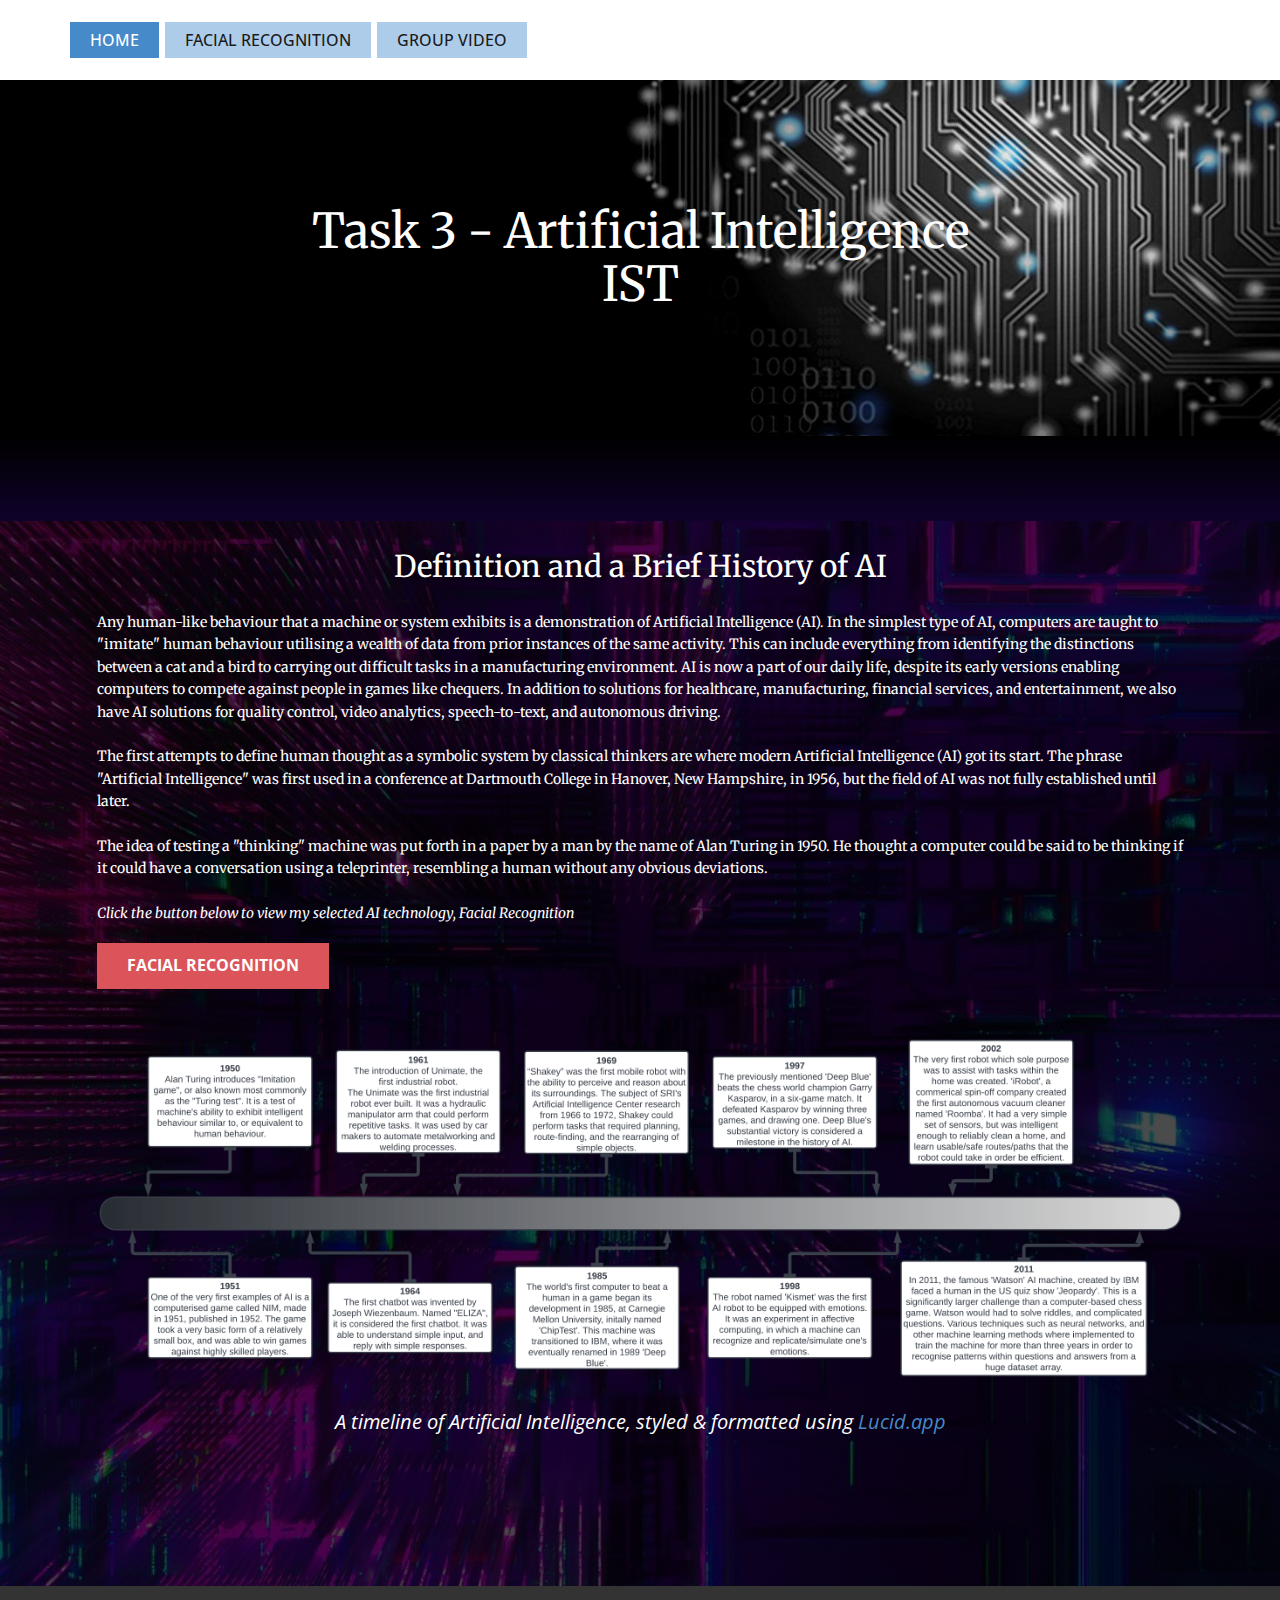
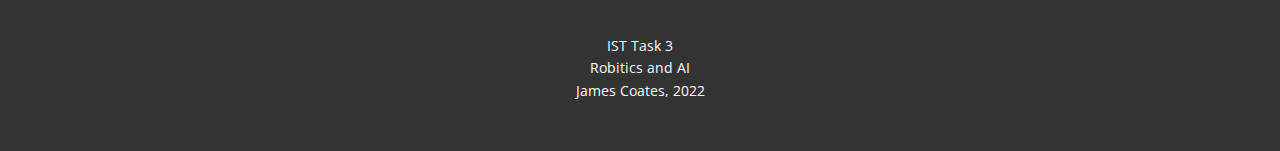
<file: index.html>
<!DOCTYPE html>
<html style="font-size: 16px;" lang="en">

<head>
  <meta name="viewport" content="width=device-width, initial-scale=1.0">
  <meta charset="utf-8">
  <meta name="keywords" content="​Task 3 - Artificial IntelligenceIST">
  <meta name="description" content="">
  <title>Home</title>
  <link rel="icon" type="image/x-icon" href="images/favicon.ico">
  <link rel="stylesheet" href="ist-task3-base.css" media="screen">
  <link rel="stylesheet" href="Home.css" media="screen">
  <script class="u-script" type="text/javascript" src="jquery.js" "="" defer=""></script>
    <script class=" u-script" type="text/javascript" src="ist-task3-base.js" "="" defer=""></script>
    
    <link id=" u-theme-google-font" rel="stylesheet"
    href="https://fonts.googleapis.com/css?family=Roboto:100,100i,300,300i,400,400i,500,500i,700,700i,900,900i|Open+Sans:300,300i,400,400i,500,500i,600,600i,700,700i,800,800i">
    <link id="u-page-google-font" rel="stylesheet" href="https://fonts.googleapis.com/css?family=Merriweather:300,300i,400,400i,700,700i,900,900i">
    
    
    
    
    <script type="application/ld+json">{
		"@context": "http://schema.org",
		"@type": "Organization",
		"name": "IST Task 3"
}</script>
  <meta name="theme-color" content="#478ac9">
  <meta property="og:title" content="Home">
  <meta property="og:type" content="website">
</head>

<body data-home-page="Home.html" data-home-page-title="Home" class="u-body u-xl-mode" data-lang="en">
  <header class="u-clearfix u-header u-header" id="sec-dddc">
    <div class="u-clearfix u-sheet u-valign-middle u-sheet-1">
      <nav class="u-menu u-menu-one-level u-offcanvas u-menu-1">
        <div class="menu-collapse"
          style="font-size: 1rem; letter-spacing: 0px; text-transform: uppercase; font-weight: 500;">
          <a class="u-button-style u-custom-active-color u-custom-border u-custom-border-color u-custom-color u-custom-hover-color u-custom-left-right-menu-spacing u-custom-padding-bottom u-custom-text-active-color u-custom-text-color u-custom-text-hover-color u-custom-top-bottom-menu-spacing u-nav-link u-text-active-palette-1-base u-text-hover-palette-2-base"
            href="#">
            <svg class="u-svg-link" viewBox="0 0 24 24">
              <use xmlns:xlink="http://www.w3.org/1999/xlink" xlink:href="#menu-hamburger"></use>
            </svg>
            <svg class="u-svg-content" version="1.1" id="menu-hamburger" viewBox="0 0 16 16" x="0px" y="0px"
              xmlns:xlink="http://www.w3.org/1999/xlink" xmlns="http://www.w3.org/2000/svg">
              <g>
                <rect y="1" width="16" height="2"></rect>
                <rect y="7" width="16" height="2"></rect>
                <rect y="13" width="16" height="2"></rect>
              </g>
            </svg>
          </a>
        </div>
        <div class="u-custom-menu u-nav-container">
          <ul class="u-nav u-spacing-2 u-unstyled u-nav-1">
            <li class="u-nav-item"><a
                class="u-active-palette-1-base u-button-style u-hover-palette-1-light-1 u-nav-link u-palette-1-light-2 u-text-active-white u-text-grey-90 u-text-hover-white"
                href="Home.html" style="padding: 10px 20px;">Home</a>
            </li>
            <li class="u-nav-item"><a
                class="u-active-palette-1-base u-button-style u-hover-palette-1-light-1 u-nav-link u-palette-1-light-2 u-text-active-white u-text-grey-90 u-text-hover-white"
                href="Facial-Recognition.html" style="padding: 10px 20px;">Facial Recognition</a>
            </li>
            <li class="u-nav-item"><a
                class="u-active-palette-1-base u-button-style u-hover-palette-1-light-1 u-nav-link u-palette-1-light-2 u-text-active-white u-text-grey-90 u-text-hover-white"
                href="Group-Video.html" style="padding: 10px 20px;">Group Video</a>
            </li>
          </ul>
        </div>
        <div class="u-custom-menu u-nav-container-collapse">
          <div class="u-black u-container-style u-inner-container-layout u-opacity u-opacity-95 u-sidenav">
            <div class="u-inner-container-layout u-sidenav-overflow">
              <div class="u-menu-close"></div>
              <ul class="u-align-center u-nav u-popupmenu-items u-unstyled u-nav-2">
                <li class="u-nav-item"><a class="u-button-style u-nav-link" href="Home.html">Home</a>
                </li>
                <li class="u-nav-item"><a class="u-button-style u-nav-link" href="Facial-Recognition.html">Facial
                    Recognition</a>
                </li>
                <li class="u-nav-item"><a class="u-button-style u-nav-link" href="Group-Video.html">Group Video</a>
                </li>
              </ul>
            </div>
          </div>
          <div class="u-black u-menu-overlay u-opacity u-opacity-70"></div>
        </div>
      </nav>
    </div>
  </header>
  <section class="u-clearfix u-image u-section-1" id="sec-0975" data-image-width="1920" data-image-height="1080">
    <div class="u-clearfix u-sheet u-valign-middle u-sheet-1">
      <h1 class="u-align-center u-custom-font u-font-merriweather u-text u-text-body-alt-color u-text-default u-text-1">
        Task 3 - Artificial Intelligence<br>IST
      </h1>
    </div>
  </section>
  <section class="u-clearfix u-gradient u-section-2" id="sec-3878">
    <div class="u-clearfix u-sheet u-sheet-1"></div>
  </section>
  <section class="u-clearfix u-image u-shading u-section-3" id="sec-46db" data-image-width="1080"
    data-image-height="1920">
    <div class="u-align-left u-clearfix u-sheet u-sheet-1">
      <h3 class="u-align-center u-custom-font u-font-merriweather u-text u-text-1">Definition and a Brief History of AI
      </h3>
      <p class="u-custom-font u-font-merriweather u-small-text u-text u-text-variant u-text-2"> Any human-like behaviour
        that a machine or system exhibits is a demonstration of Artificial Intelligence (AI). In the simplest type of
        AI, computers are taught to "imitate" human behaviour utilising a wealth of data from prior instances of the
        same activity. This can include everything from identifying the distinctions between a cat and a bird to
        carrying out difficult tasks in a manufacturing environment. AI is now a part of our daily life, despite its
        early versions enabling computers to compete against people in games like chequers. In addition to solutions for
        healthcare, manufacturing, financial services, and entertainment, we also have AI solutions for quality control,
        video analytics, speech-to-text, and autonomous driving.<br>
        <br>The first attempts to define human thought as a symbolic system by classical thinkers are where modern
        Artificial Intelligence (AI) got its start. The phrase "Artificial Intelligence" was first used in a conference
        at Dartmouth College in Hanover, New Hampshire, in 1956, but the field of AI was not fully established until
        later.<br><br>The idea of testing a "thinking" machine was put forth in a paper by a man by the name of Alan Turing
        in 1950. He thought a computer could be said to be thinking if it could have a conversation using a teleprinter,
        resembling a human without any obvious deviations.<br>
        <br>
        <span style="font-style: italic;"> Click the button below to view my selected AI technology, Facial
          Recognition</span>
      </p>
      <a href="Facial-Recognition.html" data-page-id="2922370"
        class="u-btn u-button-style u-palette-2-base u-btn-1">Facial Recognition</a>
      <img class="u-image u-image-contain u-image-default u-image-1"
        src="images/ist-historyofaisdevelopment_timeline.png" alt="History of AI's development - Timeline" data-image-width="1920" data-image-height="635">
      <p class="u-large-text u-text u-text-default u-text-variant u-text-3"> A timeline of Artificial Intelligence,
        styled &amp; formatted using <a href="https://lucid.app"
          class="u-active-none u-border-none u-btn u-button-link u-button-style u-hover-none u-none u-text-palette-1-base u-btn-2"
          target="_blank"><em>Lucid.app</a></em>
      </p>
    </div>
  </section>


  <footer class="u-align-center u-clearfix u-footer u-grey-80 u-footer" id="sec-9ea8">
    <div class="u-clearfix u-sheet u-sheet-1">
      <p class="u-small-text u-text u-text-variant u-text-1">IST Task 3<br>Robitics and AI<br>James Coates, 2022<br>
      </p>
    </div>
  </footer>

  </section><span
    style="height: 64px; width: 64px; margin-left: 0px; margin-right: auto; margin-top: 0px; right: 20px; bottom: 20px; padding: 10px; background-image: none;"
    class="u-back-to-top u-border-2 u-border-grey-75 u-grey-50 u-hidden-sm u-icon u-icon-circle u-opacity u-opacity-85"
    data-href="#">
    <svg class="u-svg-link" preserveAspectRatio="xMidYMin slice" viewBox="0 0 551.13 551.13">
      <use xmlns:xlink="http://www.w3.org/1999/xlink" xlink:href="#svg-1d98"></use>
    </svg>
    <svg class="u-svg-content" enable-background="new 0 0 551.13 551.13" viewBox="0 0 551.13 551.13"
      xmlns="http://www.w3.org/2000/svg" id="svg-1d98">
      <path d="m275.565 189.451 223.897 223.897h51.668l-275.565-275.565-275.565 275.565h51.668z"></path>
    </svg>
  </span>

</body>

</html>
</file>
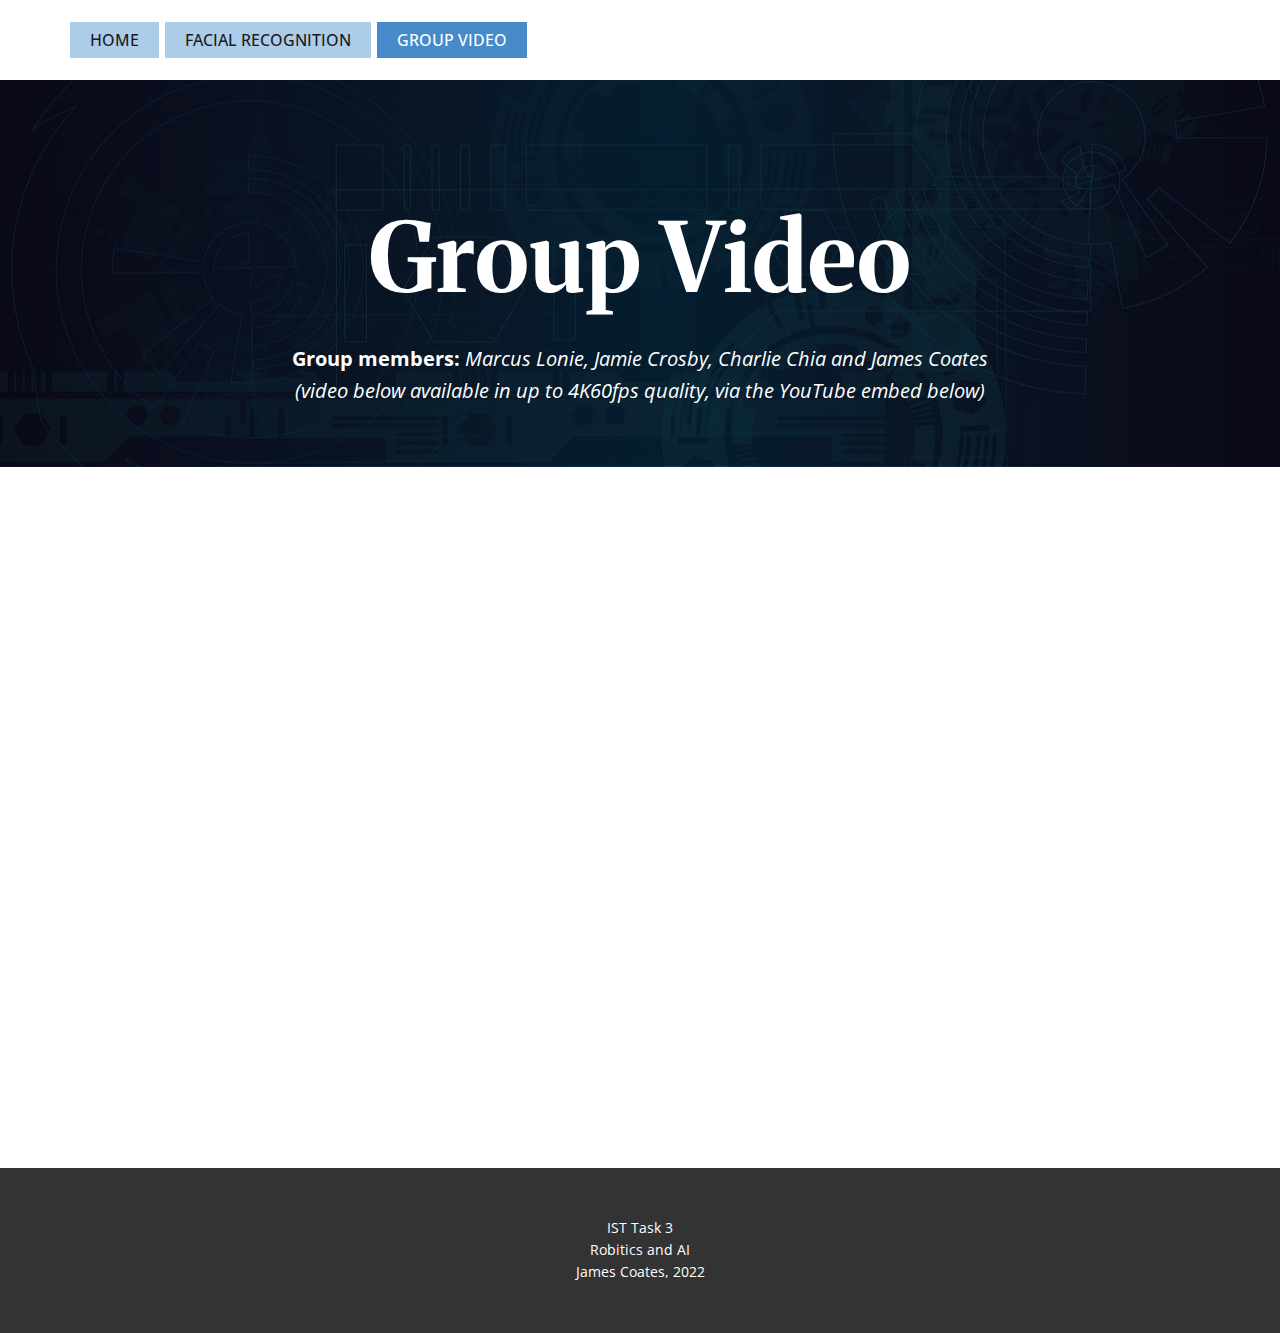
<file: Group-Video.html>
<!DOCTYPE html>
<html style="font-size: 16px;" lang="en">

<head>
  <meta name="viewport" content="width=device-width, initial-scale=1.0">
  <meta charset="utf-8">
  <meta name="keywords" content="Group Video">
  <meta name="description" content="">
  <title>Group Video</title>
  <link rel="icon" type="image/x-icon" href="images/favicon.ico">
  <link rel="stylesheet" href="ist-task3-base.css" media="screen">
  <link rel="stylesheet" href="Group-Video.css" media="screen">
  <script class="u-script" type="text/javascript" src="jquery.js" "="" defer=""></script>
    <script class=" u-script" type="text/javascript" src="ist-task3-base.js" "="" defer=""></script>
    
    <link id=" u-theme-google-font" rel="stylesheet"
    href="https://fonts.googleapis.com/css?family=Roboto:100,100i,300,300i,400,400i,500,500i,700,700i,900,900i|Open+Sans:300,300i,400,400i,500,500i,600,600i,700,700i,800,800i">
    <link id="u-page-google-font" rel="stylesheet" href="https://fonts.googleapis.com/css?family=Merriweather:300,300i,400,400i,700,700i,900,900i">
    
    
    
    <script type="application/ld+json">{
		"@context": "http://schema.org",
		"@type": "Organization",
		"name": "IST Task 3"
}</script>
  <meta name="theme-color" content="#478ac9">
  <meta property="og:title" content="Group Video">
  <meta property="og:type" content="website">
</head>

<body class="u-body u-xl-mode" data-lang="en">
  <header class="u-clearfix u-header u-header" id="sec-dddc">
    <div class="u-clearfix u-sheet u-valign-middle u-sheet-1">
      <nav class="u-menu u-menu-one-level u-offcanvas u-menu-1">
        <div class="menu-collapse"
          style="font-size: 1rem; letter-spacing: 0px; text-transform: uppercase; font-weight: 500;">
          <a class="u-button-style u-custom-active-color u-custom-border u-custom-border-color u-custom-color u-custom-hover-color u-custom-left-right-menu-spacing u-custom-padding-bottom u-custom-text-active-color u-custom-text-color u-custom-text-hover-color u-custom-top-bottom-menu-spacing u-nav-link u-text-active-palette-1-base u-text-hover-palette-2-base"
            href="#">
            <svg class="u-svg-link" viewBox="0 0 24 24">
              <use xmlns:xlink="http://www.w3.org/1999/xlink" xlink:href="#menu-hamburger"></use>
            </svg>
            <svg class="u-svg-content" version="1.1" id="menu-hamburger" viewBox="0 0 16 16" x="0px" y="0px"
              xmlns:xlink="http://www.w3.org/1999/xlink" xmlns="http://www.w3.org/2000/svg">
              <g>
                <rect y="1" width="16" height="2"></rect>
                <rect y="7" width="16" height="2"></rect>
                <rect y="13" width="16" height="2"></rect>
              </g>
            </svg>
          </a>
        </div>
        <div class="u-custom-menu u-nav-container">
          <ul class="u-nav u-spacing-2 u-unstyled u-nav-1">
            <li class="u-nav-item"><a
                class="u-active-palette-1-base u-button-style u-hover-palette-1-light-1 u-nav-link u-palette-1-light-2 u-text-active-white u-text-grey-90 u-text-hover-white"
                href="Home.html" style="padding: 10px 20px;">Home</a>
            </li>
            <li class="u-nav-item"><a
                class="u-active-palette-1-base u-button-style u-hover-palette-1-light-1 u-nav-link u-palette-1-light-2 u-text-active-white u-text-grey-90 u-text-hover-white"
                href="Facial-Recognition.html" style="padding: 10px 20px;">Facial Recognition</a>
            </li>
            <li class="u-nav-item"><a
                class="u-active-palette-1-base u-button-style u-hover-palette-1-light-1 u-nav-link u-palette-1-light-2 u-text-active-white u-text-grey-90 u-text-hover-white"
                href="Group-Video.html" style="padding: 10px 20px;">Group Video</a>
            </li>
          </ul>
        </div>
        <div class="u-custom-menu u-nav-container-collapse">
          <div class="u-black u-container-style u-inner-container-layout u-opacity u-opacity-95 u-sidenav">
            <div class="u-inner-container-layout u-sidenav-overflow">
              <div class="u-menu-close"></div>
              <ul class="u-align-center u-nav u-popupmenu-items u-unstyled u-nav-2">
                <li class="u-nav-item"><a class="u-button-style u-nav-link" href="Home.html">Home</a>
                </li>
                <li class="u-nav-item"><a class="u-button-style u-nav-link" href="Facial-Recognition.html">Facial
                    Recognition</a>
                </li>
                <li class="u-nav-item"><a class="u-button-style u-nav-link" href="Group-Video.html">Group Video</a>
                </li>
              </ul>
            </div>
          </div>
          <div class="u-black u-menu-overlay u-opacity u-opacity-70"></div>
        </div>
      </nav>
    </div>
  </header>
  <section class="u-align-center u-clearfix u-image u-shading u-section-1" src="" data-image-width="1280"
    data-image-height="640" id="sec-00ba">
    <div class="u-clearfix u-sheet u-sheet-1">
      <h1 class="u-custom-font u-font-merriweather u-text u-text-default u-title u-text-1">Group Video</h1>
      <p class="u-large-text u-text u-text-default u-text-variant u-text-2">
        <span style="font-weight: 700;">Group members:&nbsp;</span>
        <span style="font-style: italic;">Marcus Lonie, Jamie Crosby, Charlie Chia and James Coates<br>(video below available in up to 4K60fps quality, via the YouTube embed below)</span>
      </p>
    </div>
  </section>
  <section class="u-clearfix u-section-2" id="sec-e049">
    <div class="u-clearfix u-sheet u-valign-middle u-sheet-1">
      <div class="u-video u-video-contain u-video-1">
        <div class="embed-responsive embed-responsive-1">
          <iframe style="position: absolute;top: 0;left: 0;width: 100%;height: 100%;" class="embed-responsive-item"
            src="https://www.youtube.com/embed/yau_LxP9r1s?mute=0&amp;showinfo=1&amp;controls=1&amp;start=0"
            frameborder="0" allowfullscreen=""></iframe>
        </div>
      </div>
    </div>
  </section>

  <footer class="u-align-center u-clearfix u-footer u-grey-80 u-footer" id="sec-9ea8">
    <div class="u-clearfix u-sheet u-sheet-1">
      <p class="u-small-text u-text u-text-variant u-text-1">IST Task 3<br>Robitics and AI<br>James Coates, 2022<br>
      </p>
    </div>
  </footer><span
  style="height: 64px; width: 64px; margin-left: 0px; margin-right: auto; margin-top: 0px; right: 20px; bottom: 20px; padding: 10px; background-image: none;"
  class="u-back-to-top u-border-2 u-border-grey-75 u-grey-50 u-hidden-sm u-icon u-icon-circle u-opacity u-opacity-85"
  data-href="#">
  <svg class="u-svg-link" preserveAspectRatio="xMidYMin slice" viewBox="0 0 551.13 551.13">
    <use xmlns:xlink="http://www.w3.org/1999/xlink" xlink:href="#svg-1d98"></use>
  </svg>
  <svg class="u-svg-content" enable-background="new 0 0 551.13 551.13" viewBox="0 0 551.13 551.13"
    xmlns="http://www.w3.org/2000/svg" id="svg-1d98">
    <path d="m275.565 189.451 223.897 223.897h51.668l-275.565-275.565-275.565 275.565h51.668z"></path>
  </svg>
</span>


</body>

</html>
</file>
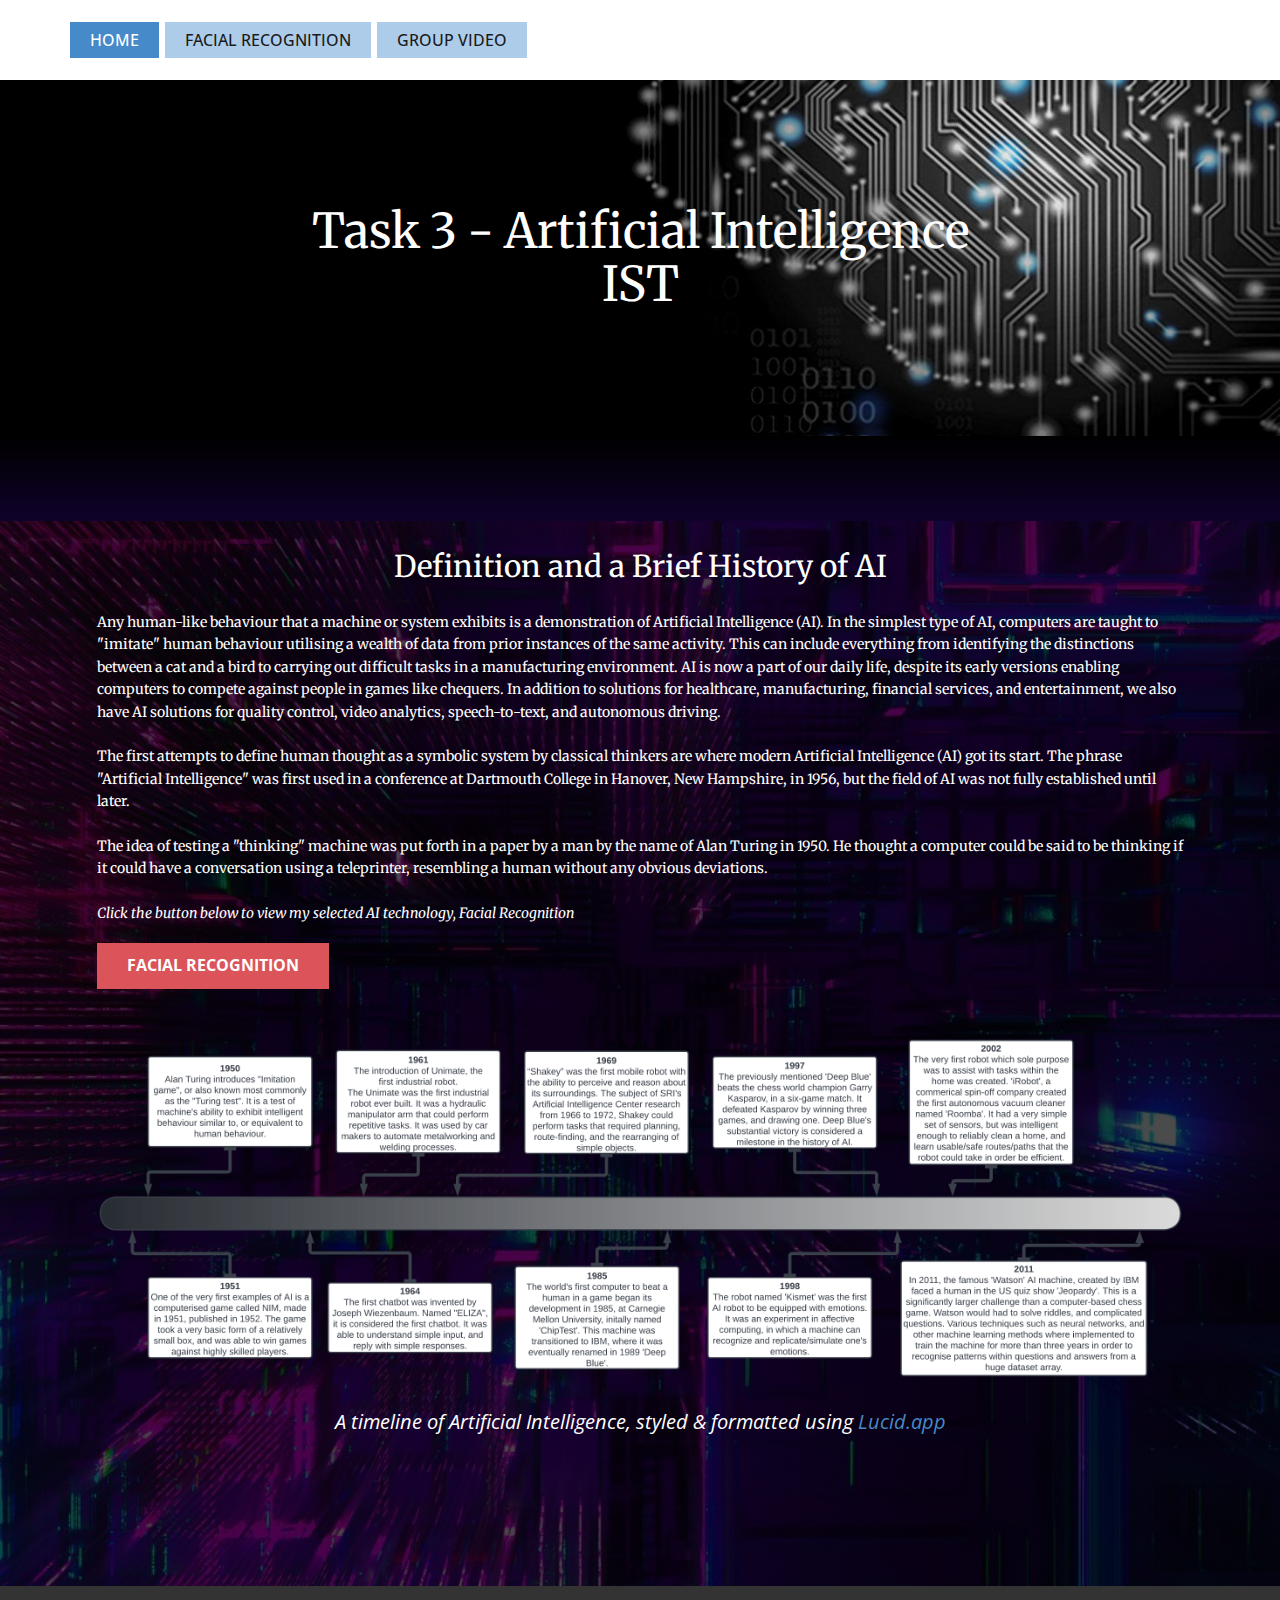
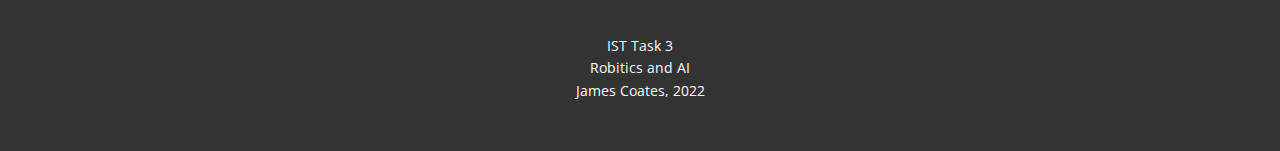
<file: Home.html>
<!DOCTYPE html>
<html style="font-size: 16px;" lang="en">

<head>
  <meta name="viewport" content="width=device-width, initial-scale=1.0">
  <meta charset="utf-8">
  <meta name="keywords" content="​Task 3 - Artificial IntelligenceIST">
  <meta name="description" content="">
  <title>Home</title>
  <link rel="icon" type="image/x-icon" href="images/favicon.ico">
  <link rel="stylesheet" href="ist-task3-base.css" media="screen">
  <link rel="stylesheet" href="Home.css" media="screen">
  <script class="u-script" type="text/javascript" src="jquery.js" "="" defer=""></script>
    <script class=" u-script" type="text/javascript" src="ist-task3-base.js" "="" defer=""></script>
    
    <link id=" u-theme-google-font" rel="stylesheet"
    href="https://fonts.googleapis.com/css?family=Roboto:100,100i,300,300i,400,400i,500,500i,700,700i,900,900i|Open+Sans:300,300i,400,400i,500,500i,600,600i,700,700i,800,800i">
    <link id="u-page-google-font" rel="stylesheet" href="https://fonts.googleapis.com/css?family=Merriweather:300,300i,400,400i,700,700i,900,900i">
    
    
    
    
    <script type="application/ld+json">{
		"@context": "http://schema.org",
		"@type": "Organization",
		"name": "IST Task 3"
}</script>
  <meta name="theme-color" content="#478ac9">
  <meta property="og:title" content="Home">
  <meta property="og:type" content="website">
</head>

<body class="u-body u-xl-mode" data-lang="en">
  <header class="u-clearfix u-header u-header" id="sec-dddc">
    <div class="u-clearfix u-sheet u-valign-middle u-sheet-1">
      <nav class="u-menu u-menu-one-level u-offcanvas u-menu-1">
        <div class="menu-collapse"
          style="font-size: 1rem; letter-spacing: 0px; text-transform: uppercase; font-weight: 500;">
          <a class="u-button-style u-custom-active-color u-custom-border u-custom-border-color u-custom-color u-custom-hover-color u-custom-left-right-menu-spacing u-custom-padding-bottom u-custom-text-active-color u-custom-text-color u-custom-text-hover-color u-custom-top-bottom-menu-spacing u-nav-link u-text-active-palette-1-base u-text-hover-palette-2-base"
            href="#">
            <svg class="u-svg-link" viewBox="0 0 24 24">
              <use xmlns:xlink="http://www.w3.org/1999/xlink" xlink:href="#menu-hamburger"></use>
            </svg>
            <svg class="u-svg-content" version="1.1" id="menu-hamburger" viewBox="0 0 16 16" x="0px" y="0px"
              xmlns:xlink="http://www.w3.org/1999/xlink" xmlns="http://www.w3.org/2000/svg">
              <g>
                <rect y="1" width="16" height="2"></rect>
                <rect y="7" width="16" height="2"></rect>
                <rect y="13" width="16" height="2"></rect>
              </g>
            </svg>
          </a>
        </div>
        <div class="u-custom-menu u-nav-container">
          <ul class="u-nav u-spacing-2 u-unstyled u-nav-1">
            <li class="u-nav-item"><a
                class="u-active-palette-1-base u-button-style u-hover-palette-1-light-1 u-nav-link u-palette-1-light-2 u-text-active-white u-text-grey-90 u-text-hover-white"
                href="Home.html" style="padding: 10px 20px;">Home</a>
            </li>
            <li class="u-nav-item"><a
                class="u-active-palette-1-base u-button-style u-hover-palette-1-light-1 u-nav-link u-palette-1-light-2 u-text-active-white u-text-grey-90 u-text-hover-white"
                href="Facial-Recognition.html" style="padding: 10px 20px;">Facial Recognition</a>
            </li>
            <li class="u-nav-item"><a
                class="u-active-palette-1-base u-button-style u-hover-palette-1-light-1 u-nav-link u-palette-1-light-2 u-text-active-white u-text-grey-90 u-text-hover-white"
                href="Group-Video.html" style="padding: 10px 20px;">Group Video</a>
            </li>
          </ul>
        </div>
        <div class="u-custom-menu u-nav-container-collapse">
          <div class="u-black u-container-style u-inner-container-layout u-opacity u-opacity-95 u-sidenav">
            <div class="u-inner-container-layout u-sidenav-overflow">
              <div class="u-menu-close"></div>
              <ul class="u-align-center u-nav u-popupmenu-items u-unstyled u-nav-2">
                <li class="u-nav-item"><a class="u-button-style u-nav-link" href="Home.html">Home</a>
                </li>
                <li class="u-nav-item"><a class="u-button-style u-nav-link" href="Facial-Recognition.html">Facial
                    Recognition</a>
                </li>
                <li class="u-nav-item"><a class="u-button-style u-nav-link" href="Group-Video.html">Group Video</a>
                </li>
              </ul>
            </div>
          </div>
          <div class="u-black u-menu-overlay u-opacity u-opacity-70"></div>
        </div>
      </nav>
    </div>
  </header>
  <section class="u-clearfix u-image u-section-1" id="sec-0975" data-image-width="1920" data-image-height="1080">
    <div class="u-clearfix u-sheet u-valign-middle u-sheet-1">
      <h1 class="u-align-center u-custom-font u-font-merriweather u-text u-text-body-alt-color u-text-default u-text-1">
        Task 3 - Artificial Intelligence<br>IST
      </h1>
    </div>
  </section>
  <section class="u-clearfix u-gradient u-section-2" id="sec-3878">
    <div class="u-clearfix u-sheet u-sheet-1"></div>
  </section>
  <section class="u-clearfix u-image u-shading u-section-3" id="sec-46db" data-image-width="1080"
    data-image-height="1920">
    <div class="u-align-left u-clearfix u-sheet u-sheet-1">
      <h3 class="u-align-center u-custom-font u-font-merriweather u-text u-text-1">Definition and a Brief History of AI
      </h3>
      <p class="u-custom-font u-font-merriweather u-small-text u-text u-text-variant u-text-2"> Any human-like behaviour
        that a machine or system exhibits is a demonstration of Artificial Intelligence (AI). In the simplest type of
        AI, computers are taught to "imitate" human behaviour utilising a wealth of data from prior instances of the
        same activity. This can include everything from identifying the distinctions between a cat and a bird to
        carrying out difficult tasks in a manufacturing environment. AI is now a part of our daily life, despite its
        early versions enabling computers to compete against people in games like chequers. In addition to solutions for
        healthcare, manufacturing, financial services, and entertainment, we also have AI solutions for quality control,
        video analytics, speech-to-text, and autonomous driving.<br>
        <br>The first attempts to define human thought as a symbolic system by classical thinkers are where modern
        Artificial Intelligence (AI) got its start. The phrase "Artificial Intelligence" was first used in a conference
        at Dartmouth College in Hanover, New Hampshire, in 1956, but the field of AI was not fully established until
        later.<br><br>The idea of testing a "thinking" machine was put forth in a paper by a man by the name of Alan Turing
        in 1950. He thought a computer could be said to be thinking if it could have a conversation using a teleprinter,
        resembling a human without any obvious deviations.<br>
        <br>
        <span style="font-style: italic;"> Click the button below to view my selected AI technology, Facial
          Recognition</span>
      </p>
      <a href="Facial-Recognition.html" data-page-id="2922370"
        class="u-btn u-button-style u-palette-2-base u-btn-1">Facial Recognition</a>
      <img class="u-image u-image-contain u-image-default u-image-1"
        src="images/ist-historyofaisdevelopment_timeline.png" alt="History of AI's development - Timeline" data-image-width="1920" data-image-height="635">
      <p class="u-large-text u-text u-text-default u-text-variant u-text-3"> A timeline of Artificial Intelligence,
        styled &amp; formatted using <a href="https://lucid.app"
          class="u-active-none u-border-none u-btn u-button-link u-button-style u-hover-none u-none u-text-palette-1-base u-btn-2"
          target="_blank"><em>Lucid.app</a></em>
      </p>
    </div>
  </section>


  <footer class="u-align-center u-clearfix u-footer u-grey-80 u-footer" id="sec-9ea8">
    <div class="u-clearfix u-sheet u-sheet-1">
      <p class="u-small-text u-text u-text-variant u-text-1">IST Task 3<br>Robitics and AI<br>James Coates, 2022<br>
      </p>
    </div>
  </footer>
  <span
    style="height: 64px; width: 64px; margin-left: 0px; margin-right: auto; margin-top: 0px; right: 20px; bottom: 20px; padding: 10px; background-image: none;"
    class="u-back-to-top u-border-2 u-border-grey-75 u-grey-50 u-hidden-sm u-icon u-icon-circle u-opacity u-opacity-85"
    data-href="#">
    <svg class="u-svg-link" preserveAspectRatio="xMidYMin slice" viewBox="0 0 551.13 551.13">
      <use xmlns:xlink="http://www.w3.org/1999/xlink" xlink:href="#svg-1d98"></use>
    </svg>
    <svg class="u-svg-content" enable-background="new 0 0 551.13 551.13" viewBox="0 0 551.13 551.13"
      xmlns="http://www.w3.org/2000/svg" id="svg-1d98">
      <path d="m275.565 189.451 223.897 223.897h51.668l-275.565-275.565-275.565 275.565h51.668z"></path>
    </svg>
  </span>

</body>

</html>
</file>
